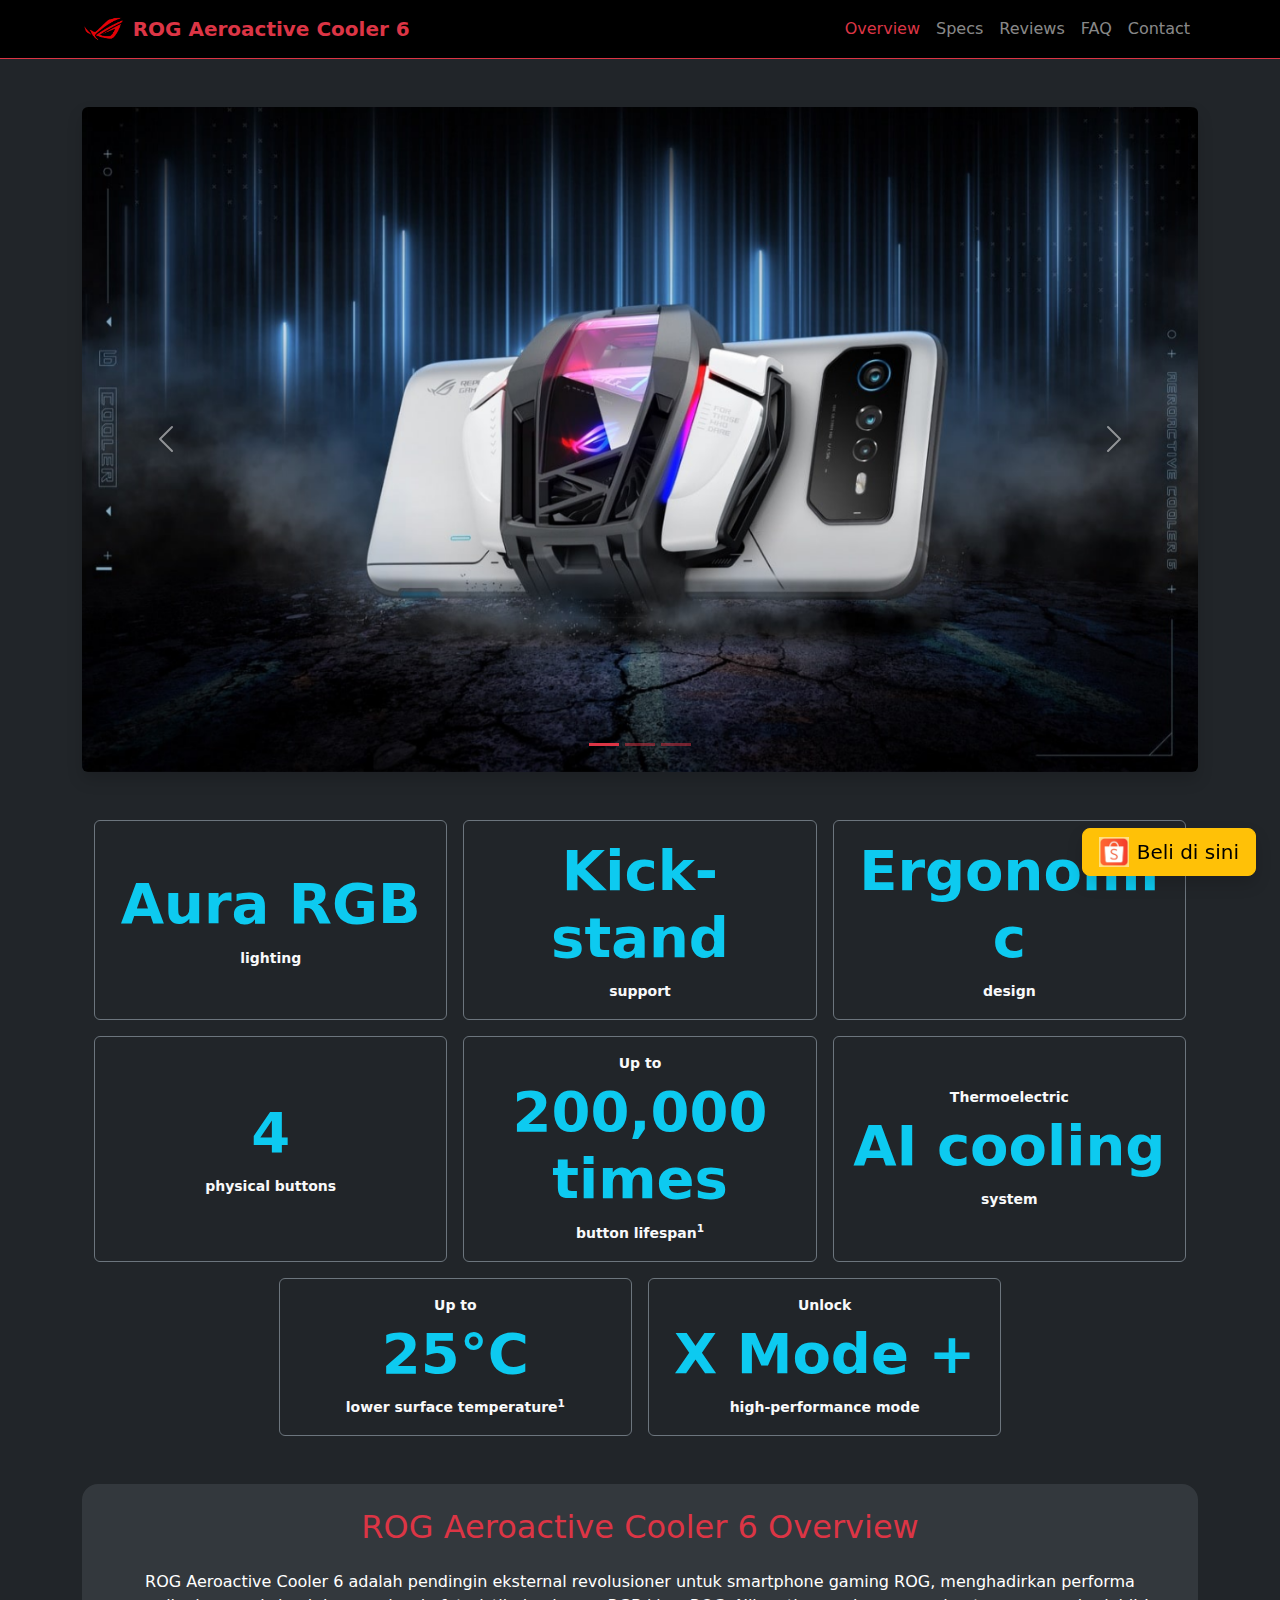
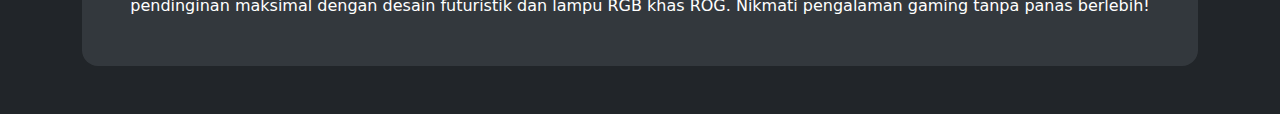
<file: index.html>
<!DOCTYPE html>
<html lang="en">
<head>
    <meta charset="UTF-8">
    <meta name="viewport" content="width=device-width, initial-scale=1.0">
    <title>ROG Aeroactive Cooler 6</title>
    <link href="https://cdn.jsdelivr.net/npm/bootstrap@5.3.0-alpha3/dist/css/bootstrap.min.css" rel="stylesheet">
    <link rel="stylesheet" href="https://cdn.jsdelivr.net/npm/bootstrap-icons@1.10.5/font/bootstrap-icons.css">
    <link rel="stylesheet" href="style.css">
</head>
<body class="bg-dark text-white">

    <!-- Navbar -->
    <nav class="navbar navbar-expand-lg navbar-dark bg-black border-bottom border-danger">
        <div class="container">
            <a class="navbar-brand d-flex align-items-center" href="index.html">
                <img src="asus-rog-removebg-preview.png" alt="ROG Logo" class="me-2 logo-img">
                <span class="fw-bold text-danger">ROG Aeroactive Cooler 6</span>
            </a>
            <button class="navbar-toggler" type="button" data-bs-toggle="collapse" data-bs-target="#navbarNav">
                <span class="navbar-toggler-icon"></span>
            </button>
            <div class="collapse navbar-collapse" id="navbarNav">
                <ul class="navbar-nav ms-auto">
                    <li class="nav-item"><a class="nav-link active text-danger" href="index.html">Overview</a></li>
                    <li class="nav-item"><a class="nav-link" href="Spec.html">Specs</a></li>
                    <li class="nav-item"><a class="nav-link" href="Review.html">Reviews</a></li>
                    <li class="nav-item"><a class="nav-link" href="FAQ.html">FAQ</a></li>
                    <li class="nav-item"><a class="nav-link" href="contact.html">Contact</a></li>
                </ul>
            </div>
        </div>
    </nav>

    <!-- Poster Keren Produk sebagai Carousel -->
    <div class="container my-5">
        <div id="posterCarousel" class="carousel slide mb-5" data-bs-ride="carousel">
            <div class="carousel-indicators">
                <button type="button" data-bs-target="#posterCarousel" data-bs-slide-to="0" class="active bg-danger"></button>
                <button type="button" data-bs-target="#posterCarousel" data-bs-slide-to="1" class="bg-danger"></button>
                <button type="button" data-bs-target="#posterCarousel" data-bs-slide-to="2" class="bg-danger"></button>
            </div>
            <div class="carousel-inner rounded shadow">
                <div class="carousel-item active">
                    <img src="Poster-1.png" class="d-block w-100 img-fluid" alt="Poster 1">
                </div>
                <div class="carousel-item">
                    <img src="Poster-2.png" class="d-block w-100 img-fluid" alt="Poster 2">
                </div>
                <div class="carousel-item">
                    <img src="Poster-3.png" class="d-block w-100 img-fluid" alt="Poster 3">
                </div>
            </div>
            <button class="carousel-control-prev" type="button" data-bs-target="#posterCarousel" data-bs-slide="prev">
                <span class="carousel-control-prev-icon"></span>
                <span class="visually-hidden">Previous</span>
            </button>
            <button class="carousel-control-next" type="button" data-bs-target="#posterCarousel" data-bs-slide="next">
                <span class="carousel-control-next-icon"></span>
                <span class="visually-hidden">Next</span>
            </button>
        </div>

        <!-- Card Fitur Produk -->
        <div class="container mb-5">
          <div class="d-flex justify-content-center">
            <div class="row g-3 justify-content-center">
              <div class="col-12 col-md-6 col-lg-4">
                <div class="card bg-dark text-center border border-secondary h-100">
                  <div class="card-body d-flex flex-column justify-content-center">
                    <h2 class="card-title fw-bold text-info display-4 mb-2">Aura RGB</h2>
                    <div class="card-text">
                      <small class="text-light fw-bold">lighting</small>
                    </div>
                  </div>
                </div>
              </div>
              <div class="col-12 col-md-6 col-lg-4">
                <div class="card bg-dark text-center border border-secondary h-100">
                  <div class="card-body d-flex flex-column justify-content-center">
                    <h2 class="card-title fw-bold text-info display-4 mb-2">Kick-stand</h2>
                    <div class="card-text">
                      <small class="text-light fw-bold">support</small>
                    </div>
                  </div>
                </div>
              </div>
              <div class="col-12 col-md-6 col-lg-4">
                <div class="card bg-dark text-center border border-secondary h-100">
                  <div class="card-body d-flex flex-column justify-content-center">
                    <h2 class="card-title fw-bold text-info display-4 mb-2">Ergonomic</h2>
                    <div class="card-text">
                      <small class="text-light fw-bold">design</small>
                    </div>
                  </div>
                </div>
              </div>
              <div class="col-12 col-md-6 col-lg-4">
                <div class="card bg-dark text-center border border-secondary h-100">
                  <div class="card-body d-flex flex-column justify-content-center">
                    <h2 class="card-title fw-bold text-info display-4 mb-2">4</h2>
                    <div class="card-text">
                      <small class="text-light fw-bold">physical buttons</small>
                    </div>
                  </div>
                </div>
              </div>
              <div class="col-12 col-md-6 col-lg-4">
                <div class="card bg-dark text-center border border-secondary h-100">
                  <div class="card-body d-flex flex-column justify-content-center">
                    <small class="text-light fw-bold mb-1">Up to</small>
                    <h2 class="card-title fw-bold text-info display-4 mb-2">200,000 times</h2>
                    <div class="card-text">
                      <small class="text-light fw-bold">button lifespan<sup>1</sup></small>
                    </div>
                  </div>
                </div>
              </div>
              <div class="col-12 col-md-6 col-lg-4">
                <div class="card bg-dark text-center border border-secondary h-100">
                  <div class="card-body d-flex flex-column justify-content-center">
                    <small class="text-light fw-bold mb-1">Thermoelectric</small>
                    <h2 class="card-title fw-bold text-info display-4 mb-2">AI cooling</h2>
                    <div class="card-text">
                      <small class="text-light fw-bold">system</small>
                    </div>
                  </div>
                </div>
              </div>
              <div class="col-12 col-md-6 col-lg-4">
                <div class="card bg-dark text-center border border-secondary h-100">
                  <div class="card-body d-flex flex-column justify-content-center">
                    <small class="text-light fw-bold mb-1">Up to</small>
                    <h2 class="card-title fw-bold text-info display-4 mb-2">25°C</h2>
                    <div class="card-text">
                      <small class="text-light fw-bold">lower surface temperature<sup>1</sup></small>
                    </div>
                  </div>
                </div>
              </div>
              <div class="col-12 col-md-6 col-lg-4">
                <div class="card bg-dark text-center border border-secondary h-100">
                  <div class="card-body d-flex flex-column justify-content-center">
                    <small class="text-light fw-bold mb-1">Unlock</small>
                    <h2 class="card-title fw-bold text-info display-4 mb-2">X Mode +</h2>
                    <div class="card-text">
                      <small class="text-light fw-bold">high-performance mode</small>
                    </div>
                  </div>
                </div>
              </div>
            </div>
          </div>
        </div>

        <div class="bg-secondary bg-opacity-25 rounded-4 p-4 text-center mb-5">
            <h2 class="text-danger mb-4">ROG Aeroactive Cooler 6 Overview</h2>
            <p class="mb-4">
                ROG Aeroactive Cooler 6 adalah pendingin eksternal revolusioner untuk smartphone gaming ROG, menghadirkan performa pendinginan maksimal dengan desain futuristik dan lampu RGB khas ROG. Nikmati pengalaman gaming tanpa panas berlebih!
            </p>
        </div>
    </div>

    <a href="https://shopee.co.id/product/305514919/21579946555?gads_t_sig=[base64]" target="_blank" class="btn btn-warning btn-lg position-fixed end-0 bottom-0 m-4 d-flex align-items-center shadow">
        <img src="shopee-logo-removebg-preview.png" alt="Shopee" class="me-2 shopee-icon">
        Beli di sini
    </a>

<script src="https://cdn.jsdelivr.net/npm/bootstrap@5.3.0-alpha3/dist/js/bootstrap.bundle.min.js"></script>
</body>
</html>
</file>
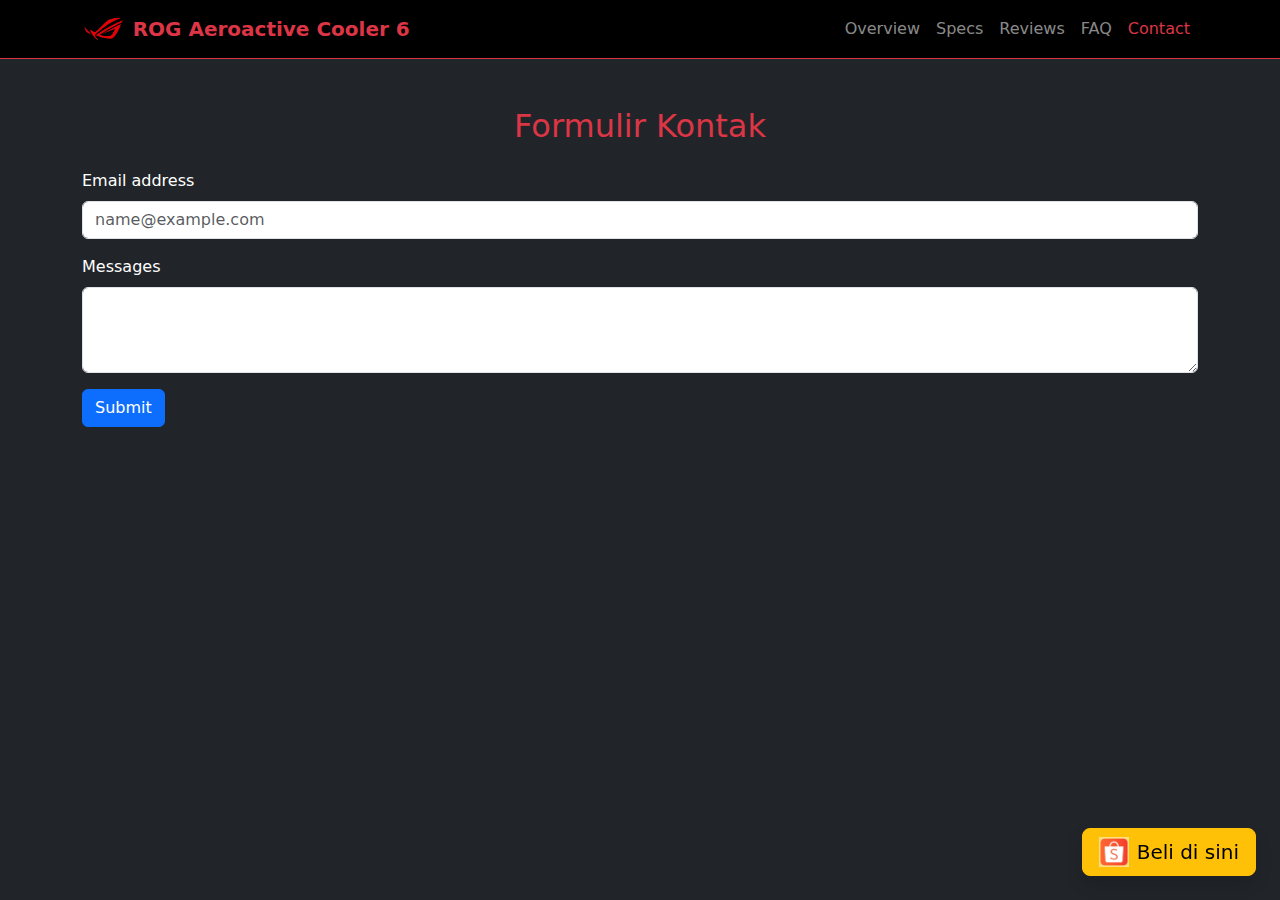
<file: contact.html>
<!DOCTYPE html>
<html lang="en">
<head>
    <meta charset="UTF-8">
    <meta name="viewport" content="width=device-width, initial-scale=1.0">
    <title>ROG Aeroactive Cooler 6</title>
    <link href="https://cdn.jsdelivr.net/npm/bootstrap@5.3.0-alpha3/dist/css/bootstrap.min.css" rel="stylesheet">
    <link rel="stylesheet" href="https://cdn.jsdelivr.net/npm/bootstrap-icons@1.10.5/font/bootstrap-icons.css">
    <link rel="stylesheet" href="style.css">
</head>
<body class="bg-dark text-white">

    <nav class="navbar navbar-expand-lg navbar-dark bg-black border-bottom border-danger">
        <div class="container">
            <a class="navbar-brand d-flex align-items-center" href="index.html">
                <img src="asus-rog-removebg-preview.png" alt="ROG Logo" class="me-2 logo-img">
                <span class="fw-bold text-danger">ROG Aeroactive Cooler 6</span>
            </a>
            <button class="navbar-toggler" type="button" data-bs-toggle="collapse" data-bs-target="#navbarNav">
                <span class="navbar-toggler-icon"></span>
            </button>
            <div class="collapse navbar-collapse" id="navbarNav">
                <ul class="navbar-nav ms-auto">
                    <li class="nav-item"><a class="nav-link" href="index.html">Overview</a></li>
                    <li class="nav-item"><a class="nav-link" href="Spec.html">Specs</a></li>
                    <li class="nav-item"><a class="nav-link" href="Review.html">Reviews</a></li>
                    <li class="nav-item"><a class="nav-link" href="FAQ.html">FAQ</a></li>
                    <li class="nav-item"><a class="nav-link active text-danger" href="contact.html">Contact</a></li>
                </ul>
            </div>
        </div>
    </nav>
    
<div class="container my-5">
  <h2 class="text-center mb-4 text-danger">Formulir Kontak</h2>

  <div class="mb-3">
    <label for="exampleFormControlInput1" class="form-label">Email address</label>
    <input type="email" class="form-control" id="exampleFormControlInput1" placeholder="name@example.com">
  </div>
  <div class="mb-3">
    <label for="exampleFormControlTextarea1" class="form-label">Messages</label>
    <textarea class="form-control" id="exampleFormControlTextarea1" rows="3"></textarea>
  </div>
  <button type="submit" class="btn btn-primary">Submit</button>
</div>

<a href="https://shopee.co.id/product/305514919/21579946555?gads_t_sig=[base64]" target="_blank" class="btn btn-warning btn-lg position-fixed end-0 bottom-0 m-4 d-flex align-items-center shadow">
    <img src="shopee-logo-removebg-preview.png" alt="Shopee" class="me-2 shopee-icon">
    Beli di sini
</a>
<script src="https://cdn.jsdelivr.net/npm/bootstrap@5.3.0-alpha3/dist/js/bootstrap.bundle.min.js"></script>

<!--Javascript-->
<script>
document.addEventListener("DOMContentLoaded", function() {
  const emailInput = document.getElementById("exampleFormControlInput1");
  const messageInput = document.getElementById("exampleFormControlTextarea1");
  const submitBtn = document.querySelector("button[type='submit']");

  let feedback = document.createElement("div");
  feedback.className = "mt-3";
  submitBtn.parentNode.appendChild(feedback);

  submitBtn.addEventListener("click", function(e) {
    e.preventDefault();
    const email = emailInput.value.trim();
    const message = messageInput.value.trim();

    if (!email && !message) {
      feedback.innerHTML = '<div class="alert alert-danger" role="alert">Email dan pesan anda kosong</div>';
    } else if (!email) {
      feedback.innerHTML = '<div class="alert alert-danger" role="alert">Email anda kosong</div>';
    } else if (!message) {
      feedback.innerHTML = '<div class="alert alert-danger" role="alert">Pesan anda kosong</div>';
    } else {
      feedback.innerHTML = '<div class="alert alert-success" role="alert">Pesan anda telah dikirimkan, kami akan segera membalas melalui email anda</div>';
      emailInput.value = "";
      messageInput.value = "";
    }
  });
});
</script>
</body>
</html>
</file>
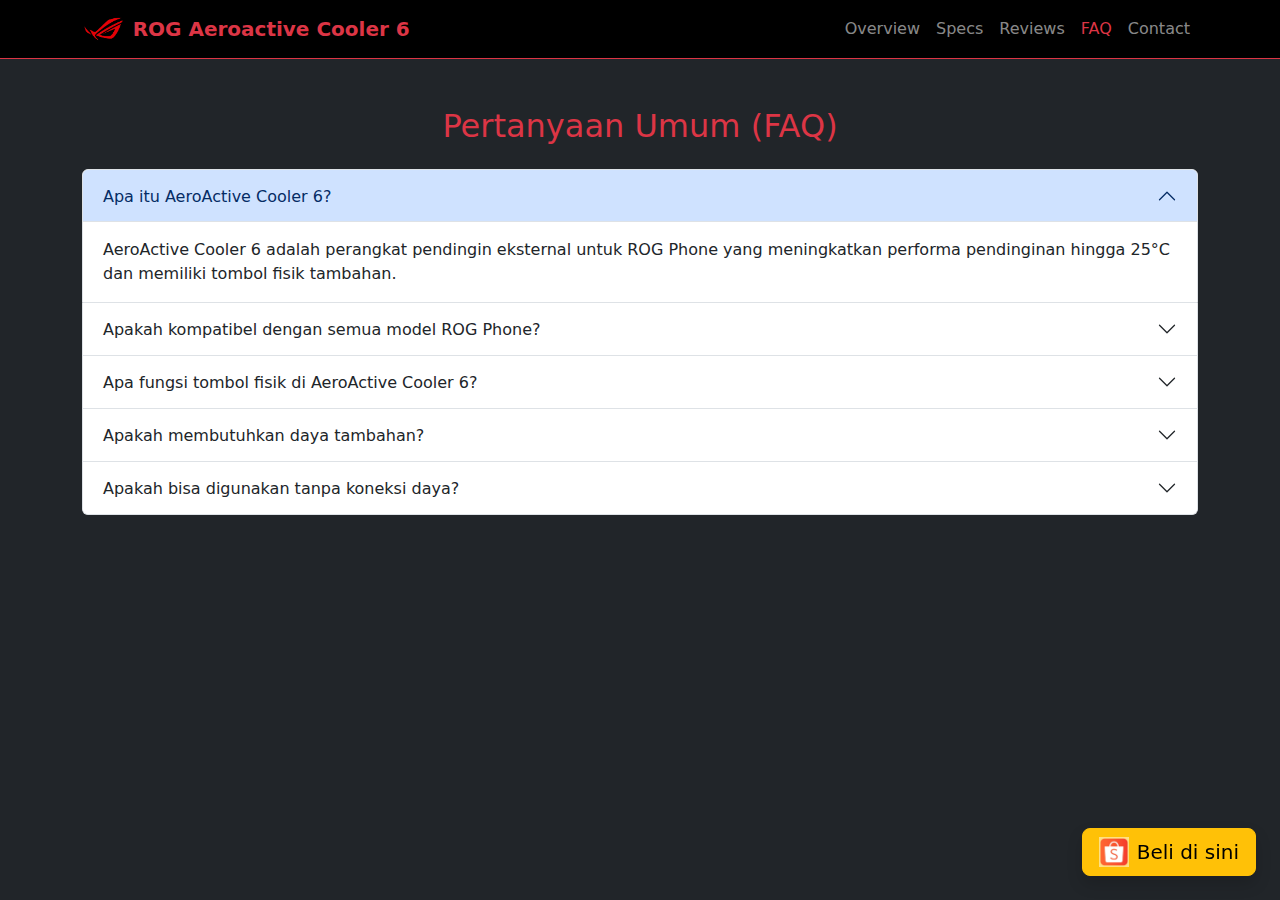
<file: FAQ.html>
<!DOCTYPE html>
<html lang="en">
<head>
    <meta charset="UTF-8">
    <meta name="viewport" content="width=device-width, initial-scale=1.0">
    <title>ROG Aeroactive Cooler 6</title>
    <link href="https://cdn.jsdelivr.net/npm/bootstrap@5.3.0-alpha3/dist/css/bootstrap.min.css" rel="stylesheet">
    <link rel="stylesheet" href="https://cdn.jsdelivr.net/npm/bootstrap-icons@1.10.5/font/bootstrap-icons.css">
    <link rel="stylesheet" href="style.css">
</head>
<body class="bg-dark text-white">

    <nav class="navbar navbar-expand-lg navbar-dark bg-black border-bottom border-danger">
        <div class="container">
            <a class="navbar-brand d-flex align-items-center" href="index.html">
                <img src="asus-rog-removebg-preview.png" alt="ROG Logo" class="me-2 logo-img">
                <span class="fw-bold text-danger">ROG Aeroactive Cooler 6</span>
            </a>
            <button class="navbar-toggler" type="button" data-bs-toggle="collapse" data-bs-target="#navbarNav">
                <span class="navbar-toggler-icon"></span>
            </button>
            <div class="collapse navbar-collapse" id="navbarNav">
                <ul class="navbar-nav ms-auto">
                    <li class="nav-item"><a class="nav-link" href="index.html">Overview</a></li>
                    <li class="nav-item"><a class="nav-link" href="Spec.html">Specs</a></li>
                    <li class="nav-item"><a class="nav-link" href="Review.html">Reviews</a></li>
                    <li class="nav-item"><a class="nav-link active text-danger" href="FAQ.html">FAQ</a></li>
                    <li class="nav-item"><a class="nav-link" href="contact.html">Contact</a></li>
                </ul>
            </div>
        </div>
    </nav>
    <!-- FAQ Section -->
<div class="container my-5">
  <h2 class="text-center mb-4 text-danger">Pertanyaan Umum (FAQ)</h2>
  <div class="accordion" id="faqAccordion">

    <div class="accordion-item">
      <h2 class="accordion-header" id="faq1">
        <button class="accordion-button" type="button" data-bs-toggle="collapse" data-bs-target="#collapse1">
          Apa itu AeroActive Cooler 6?
        </button>
      </h2>
      <div id="collapse1" class="accordion-collapse collapse show" data-bs-parent="#faqAccordion">
        <div class="accordion-body">
          AeroActive Cooler 6 adalah perangkat pendingin eksternal untuk ROG Phone yang meningkatkan performa pendinginan hingga 25°C dan memiliki tombol fisik tambahan.
        </div>
      </div>
    </div>

    <div class="accordion-item">
      <h2 class="accordion-header" id="faq2">
        <button class="accordion-button collapsed" type="button" data-bs-toggle="collapse" data-bs-target="#collapse2">
          Apakah kompatibel dengan semua model ROG Phone?
        </button>
      </h2>
      <div id="collapse2" class="accordion-collapse collapse" data-bs-parent="#faqAccordion">
        <div class="accordion-body">
          Kompatibel dengan ROG Phone 6, 6 Pro, 6D, 6D Ultimate, 6 Batman Edition, 6 Diablo Immortal Edition, 7, dan 7 Ultimate.
        </div>
      </div>
    </div>

    <div class="accordion-item">
      <h2 class="accordion-header" id="faq3">
        <button class="accordion-button collapsed" type="button" data-bs-toggle="collapse" data-bs-target="#collapse3">
          Apa fungsi tombol fisik di AeroActive Cooler 6?
        </button>
      </h2>
      <div id="collapse3" class="accordion-collapse collapse" data-bs-parent="#faqAccordion">
        <div class="accordion-body">
          Terdapat 4 tombol fisik yang dapat dikustomisasi untuk kontrol tambahan saat bermain game.
        </div>
      </div>
    </div>

    <div class="accordion-item">
      <h2 class="accordion-header" id="faq4">
        <button class="accordion-button collapsed" type="button" data-bs-toggle="collapse" data-bs-target="#collapse4">
          Apakah membutuhkan daya tambahan?
        </button>
      </h2>
      <div id="collapse4" class="accordion-collapse collapse" data-bs-parent="#faqAccordion">
        <div class="accordion-body">
          Ya, untuk performa maksimal dan pendinginan ekstrem, Cooler ini memerlukan daya eksternal melalui USB Type-C.
        </div>
      </div>
    </div>

    <div class="accordion-item">
      <h2 class="accordion-header" id="faq5">
        <button class="accordion-button collapsed" type="button" data-bs-toggle="collapse" data-bs-target="#collapse5">
          Apakah bisa digunakan tanpa koneksi daya?
        </button>
      </h2>
      <div id="collapse5" class="accordion-collapse collapse" data-bs-parent="#faqAccordion">
        <div class="accordion-body">
          Bisa, namun hanya fitur kipas dasar yang aktif. Fitur pendingin ekstrem memerlukan daya tambahan.
        </div>
      </div>
    </div>

  </div>
</div>

<a href="https://shopee.co.id/product/305514919/21579946555?gads_t_sig=[base64]" target="_blank" class="btn btn-warning btn-lg position-fixed end-0 bottom-0 m-4 d-flex align-items-center shadow">
    <img src="shopee-logo-removebg-preview.png" alt="Shopee" class="me-2 shopee-icon">
    Beli di sini
</a>
<script src="https://cdn.jsdelivr.net/npm/bootstrap@5.3.0-alpha3/dist/js/bootstrap.bundle.min.js"></script>
</body>
</html>
</file>
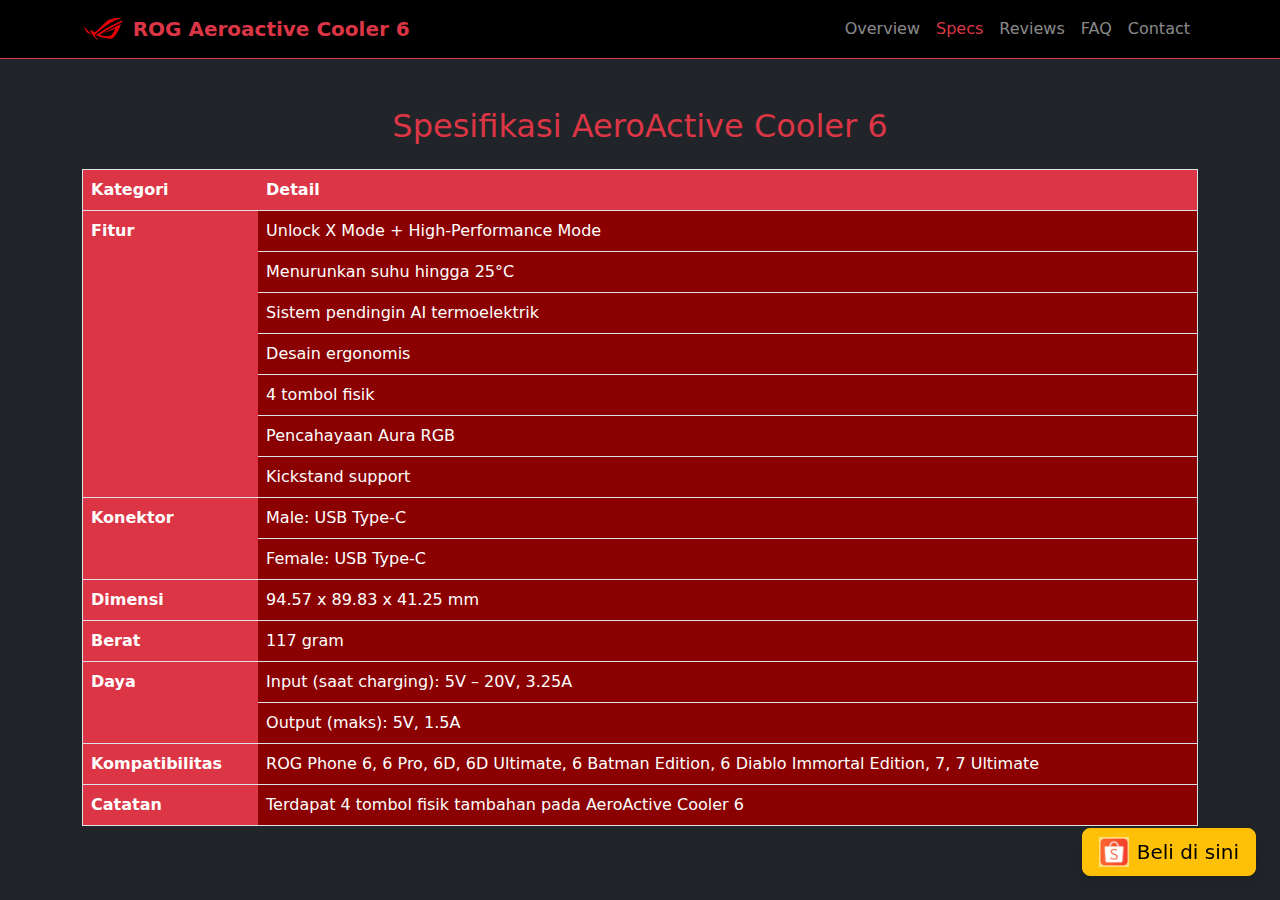
<file: Spec.html>
<!DOCTYPE html>
<html lang="en">
<head>
  <meta charset="UTF-8" />
  <meta name="viewport" content="width=device-width, initial-scale=1.0"/>
  <title>ROG Aeroactive Cooler 6</title>
  <link href="https://cdn.jsdelivr.net/npm/bootstrap@5.3.0-alpha3/dist/css/bootstrap.min.css" rel="stylesheet">
  <link rel="stylesheet" href="https://cdn.jsdelivr.net/npm/bootstrap-icons@1.10.5/font/bootstrap-icons.css">
  <link rel="stylesheet" href="style.css">
</head>
<body class="bg-dark text-white">

  <nav class="navbar navbar-expand-lg navbar-dark bg-black border-bottom border-danger">
    <div class="container">
      <a class="navbar-brand d-flex align-items-center" href="index.html">
        <img src="asus-rog-removebg-preview.png" alt="ROG Logo" class="me-2 logo-img">
        <span class="fw-bold text-danger">ROG Aeroactive Cooler 6</span>
      </a>
      <button class="navbar-toggler" type="button" data-bs-toggle="collapse" data-bs-target="#navbarNav">
        <span class="navbar-toggler-icon"></span>
      </button>
      <div class="collapse navbar-collapse" id="navbarNav">
        <ul class="navbar-nav ms-auto">
          <li class="nav-item"><a class="nav-link" href="index.html">Overview</a></li>
          <li class="nav-item"><a class="nav-link active text-danger" href="Spec.html">Specs</a></li>
          <li class="nav-item"><a class="nav-link" href="Review.html">Reviews</a></li>
          <li class="nav-item"><a class="nav-link" href="FAQ.html">FAQ</a></li>
          <li class="nav-item"><a class="nav-link" href="contact.html">Contact</a></li>
        </ul>
      </div>
    </div>
  </nav>

  <div class="container my-5">
    <h2 class="text-center mb-4 text-danger">Spesifikasi AeroActive Cooler 6</h2>
    <div class="table-responsive">
      <table class="table table-red table-hover border">
        <thead>
          <tr>
            <th scope="col">Kategori</th>
            <th scope="col">Detail</th>
          </tr>
        </thead>
        <tbody>
          <tr><th rowspan="7">Fitur</th><td>Unlock X Mode + High-Performance Mode</td></tr>
          <tr><td>Menurunkan suhu hingga 25°C</td></tr>
          <tr><td>Sistem pendingin AI termoelektrik</td></tr>
          <tr><td>Desain ergonomis</td></tr>
          <tr><td>4 tombol fisik</td></tr>
          <tr><td>Pencahayaan Aura RGB</td></tr>
          <tr><td>Kickstand support</td></tr>

          <tr><th rowspan="2">Konektor</th><td>Male: USB Type-C</td></tr>
          <tr><td>Female: USB Type-C</td></tr>

          <tr><th>Dimensi</th><td>94.57 x 89.83 x 41.25 mm</td></tr>
          <tr><th>Berat</th><td>117 gram</td></tr>

          <tr><th rowspan="2">Daya</th><td>Input (saat charging): 5V – 20V, 3.25A</td></tr>
          <tr><td>Output (maks): 5V, 1.5A</td></tr>

          <tr>
            <th>Kompatibilitas</th>
            <td>ROG Phone 6, 6 Pro, 6D, 6D Ultimate, 6 Batman Edition, 6 Diablo Immortal Edition, 7, 7 Ultimate</td>
          </tr>

          <tr>
            <th>Catatan</th>
            <td>Terdapat 4 tombol fisik tambahan pada AeroActive Cooler 6</td>
          </tr>
        </tbody>
      </table>
    </div>
  </div>

  <a href="https://shopee.co.id/product/305514919/21579946555" target="_blank" class="btn btn-warning btn-lg position-fixed end-0 bottom-0 m-4 d-flex align-items-center shadow">
    <img src="shopee-logo-removebg-preview.png" alt="Shopee" class="me-2 shopee-icon">
    Beli di sini
  </a>

  <script src="https://cdn.jsdelivr.net/npm/bootstrap@5.3.0-alpha3/dist/js/bootstrap.bundle.min.js"></script>
</body>
</html>
</file>
<file: style.css>
.logo-img {
  height: 32px;
}

.shopee-icon {
  height: 1.5em;
}

.table-red {
  --bs-table-bg: #8b0000;
  --bs-table-striped-bg: #a52a2a;
  --bs-table-hover-bg: #b22222;
  --bs-table-color: #fff;
  color: white;
  background-color: #8b0000;
}

.table-red th {
  background-color: #dc3545 !important;
}
</file>
